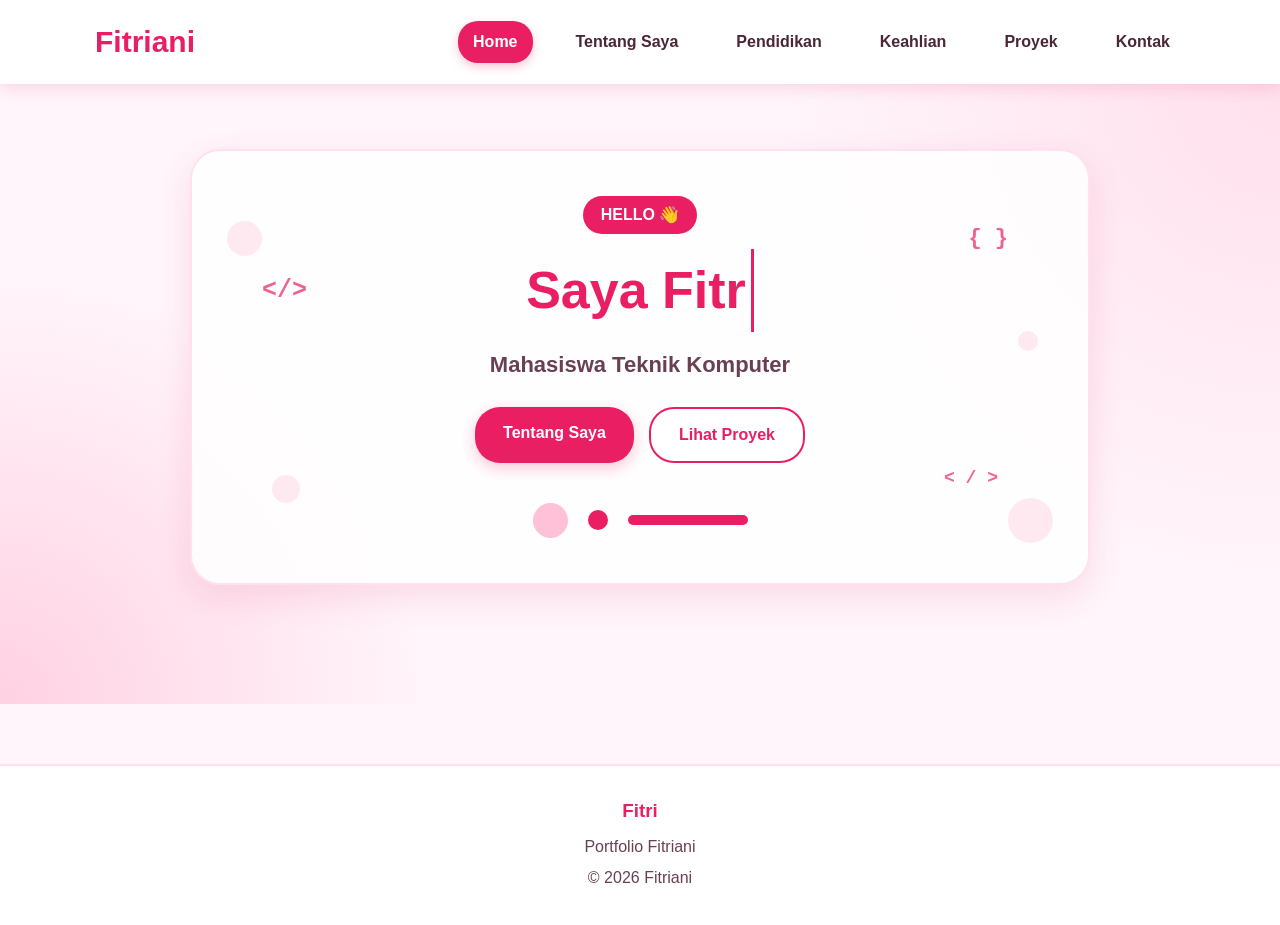
<file: index.html>
<!DOCTYPE html>
<html lang="id">

<head>

    <meta charset="UTF-8">

    <meta name="viewport"
          content="width=device-width, initial-scale=1.0">

    <title>Home | Fitriani</title>

    <link rel="stylesheet" href="style.css">

</head>

<body>

    <!-- NAVBAR -->

    <header>

        <nav class="navbar">

            <div class="logo">
                Fitriani
            </div>

            <ul class="nav-menu">

                <li>
                    <a href="index.html" class="active">
                        Home
                    </a>
                </li>

                <li>
                    <a href="tentang.html">
                        Tentang Saya
                    </a>
                </li>

                <li>
                    <a href="pendidikan.html">
                        Pendidikan
                    </a>
                </li>

                <li>
                    <a href="keahlian.html">
                        Keahlian
                    </a>
                </li>

                <li>
                    <a href="proyek.html">
                        Proyek
                    </a>
                </li>

                <li>
                    <a href="kontak.html">
                        Kontak
                    </a>
                </li>

            </ul>

        </nav>

    </header>


    <!-- HOME -->

    <main>

        <section class="hero">

            <div class="hero-content">

                <!-- ANIMASI BUBBLE & CODING -->

                <div class="floating-animation">

                    <div class="bubble bubble-1"></div>
                    <div class="bubble bubble-2"></div>
                    <div class="bubble bubble-3"></div>
                    <div class="bubble bubble-4"></div>

                    <div class="coding coding-1">
                        &lt;/&gt;
                    </div>

                    <div class="coding coding-2">
                        { }
                    </div>

                    <div class="coding coding-3">
                        &lt; / &gt;
                    </div>

                </div>


                <p class="small-title">
                    HELLO 👋
                </p>


                <!-- NAMA -->

                <h1>
                    <span id="typing-text"></span>
                </h1>


                <p class="hero-description">
                    Mahasiswa Teknik Komputer
                </p>


                <div class="hero-buttons">

                    <a href="tentang.html"
                       class="btn primary">
                        Tentang Saya
                    </a>

                    <a href="proyek.html"
                       class="btn secondary">
                        Lihat Proyek
                    </a>

                </div>


                <div class="hero-decoration">

                    <div class="circle circle-one"></div>

                    <div class="circle circle-two"></div>

                    <div class="code-box">
                    </div>

                </div>

            </div>

        </section>

    </main>


    <!-- FOOTER -->

    <footer>

        <h3>
            Fitri
        </h3>

        <p>
            Portfolio Fitriani
        </p>

        <p>
            © 2026 Fitriani
        </p>

    </footer>


    <script src="script.js"></script>

</body>

</html>
</file>
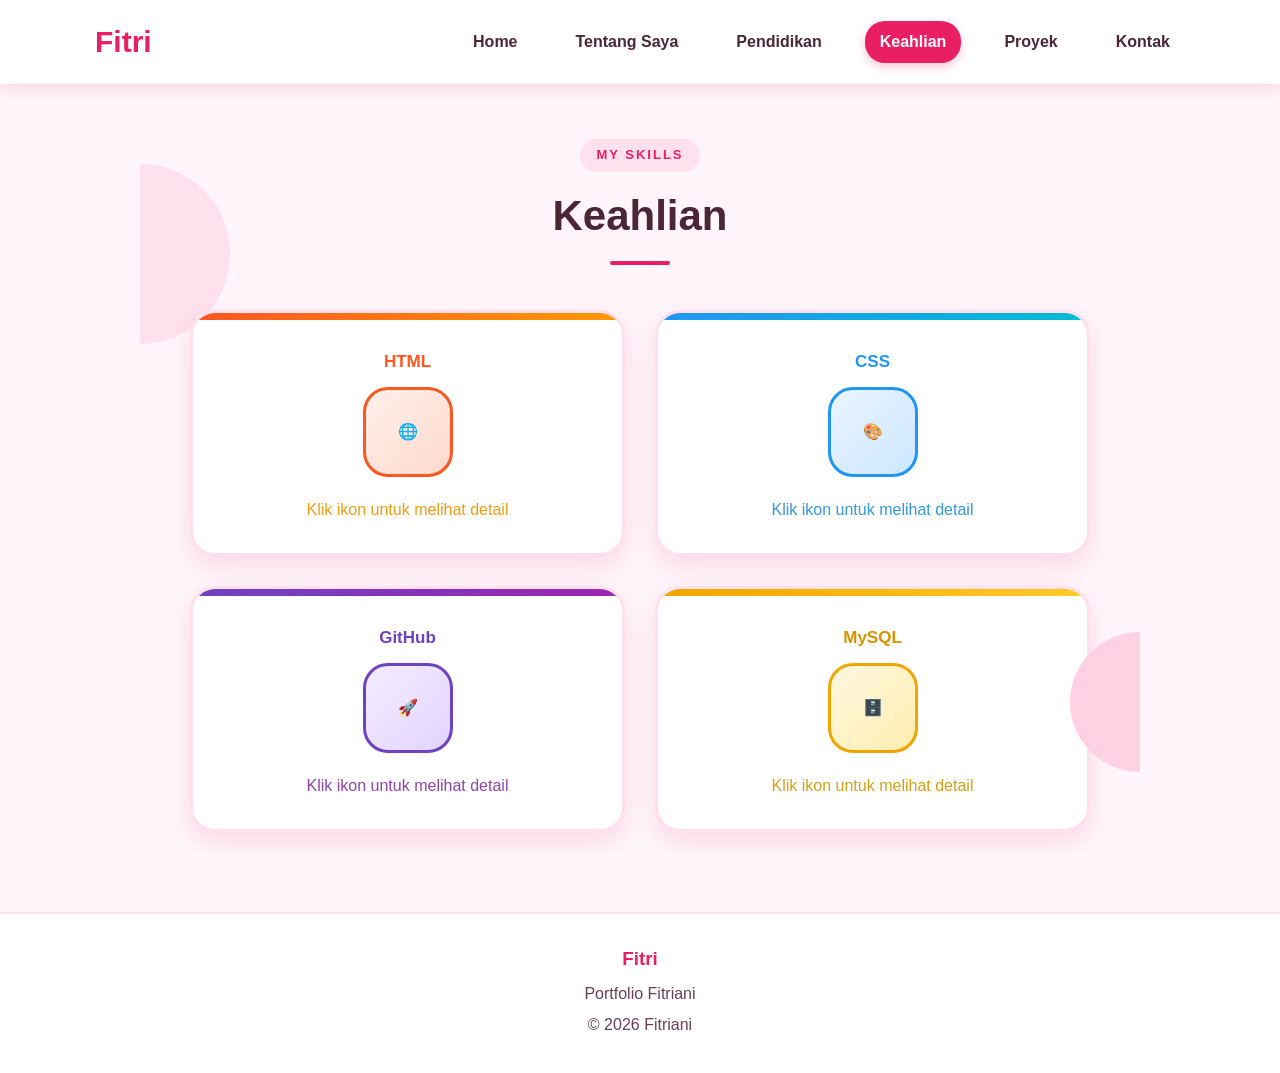
<file: keahlian.html>
<!DOCTYPE html>

<html lang="id">

<head>

    <meta charset="UTF-8">

    <meta name="viewport"
          content="width=device-width, initial-scale=1.0">

    <title>Keahlian | Fitriani</title>

    <link rel="stylesheet" href="style.css">

</head>

<body>

<script src="script.js"></script>

<!-- NAVBAR -->

<header>

    <nav class="navbar">

        <div class="logo">
            Fitri
        </div>

        <ul class="nav-menu">

            <li>
                <a href="index.html">
                    Home
                </a>
            </li>

            <li>
                <a href="tentang.html">
                    Tentang Saya
                </a>
            </li>

            <li>
                <a href="pendidikan.html">
                    Pendidikan
                </a>
            </li>

            <li>
                <a href="keahlian.html" class="active">
                    Keahlian
                </a>
            </li>

            <li>
                <a href="proyek.html">
                    Proyek
                </a>
            </li>

            <li>
                <a href="kontak.html">
                    Kontak
                </a>
            </li>

        </ul>

    </nav>

</header>

<!-- KEAHLIAN -->

<main>

    <section class="page-section">

        <div class="section-title">

            <p>MY SKILLS</p>

            <h1>Keahlian</h1>

            <div class="skill-intro">
            </div>

        </div>


        <div class="skills-container">


            <!-- HTML -->

            <div class="skill-card">

                <div class="skill-title">
                    HTML
                </div>

                <div class="skill-icon" onclick="toggleSkill(this)">
                    🌐
                </div>

                <div class="skill-hint html-hint">
                    Klik ikon untuk melihat detail
                </div>

                <div class="skill-content">

                    <div class="skill-name">

                        <h3>HTML</h3>

                        <span>20%</span>

                    </div>

                    <div class="skill-bar">

                        <div class="skill-progress html">
                        </div>

                    </div>

                    <p>
                        Memahami dasar HTML untuk membuat
                        struktur halaman website.
                    </p>

                </div>

            </div>


            <!-- CSS -->

            <div class="skill-card">

                <div class="skill-title">
                    CSS
                </div>

                <div class="skill-icon" onclick="toggleSkill(this)">
                    🎨
                </div>

                <div class="skill-hint css-hint">
                    Klik ikon untuk melihat detail
                </div>

                <div class="skill-content">

                    <div class="skill-name">

                        <h3>CSS</h3>

                        <span>20%</span>

                    </div>

                    <div class="skill-bar">

                        <div class="skill-progress css">
                        </div>

                    </div>

                    <p>
                        Memahami dasar CSS untuk mengatur
                        tampilan dan desain website.
                    </p>

                </div>

            </div>


            <!-- GITHUB -->

            <div class="skill-card">

                <div class="skill-title">
                    GitHub
                </div>

                <div class="skill-icon" onclick="toggleSkill(this)">
                    🚀
                </div>

                <div class="skill-hint github-hint">
                    Klik ikon untuk melihat detail
                </div>

                <div class="skill-content">

                    <div class="skill-name">

                        <h3>GitHub</h3>

                        <span>20%</span>

                    </div>

                    <div class="skill-bar">

                        <div class="skill-progress github">
                        </div>

                    </div>

                    <p>
                        Memahami dasar penggunaan GitHub
                        untuk menyimpan dan mengelola project.
                    </p>

                </div>

            </div>


            <!-- MYSQL -->

            <div class="skill-card">

                <div class="skill-title">
                    MySQL
                </div>

                <div class="skill-icon" onclick="toggleSkill(this)">
                    🗄️
                </div>

                <div class="skill-hint mysql-hint">
                    Klik ikon untuk melihat detail
                </div>

                <div class="skill-content">

                    <div class="skill-name">

                        <h3>MySQL</h3>

                        <span>20%</span>

                    </div>

                    <div class="skill-bar">

                        <div class="skill-progress mysql">
                        </div>

                    </div>

                    <p>
                        Memahami dasar MySQL untuk membuat
                        dan mengelola database sederhana.
                    </p>

                </div>

            </div>


        </div>

    </section>

</main>

<!-- FOOTER -->

<footer>

    <h3>
        Fitri
    </h3>

    <p>
        Portfolio Fitriani
    </p>

    <p>
        © 2026 Fitriani
    </p>

</footer>

<script src="script.js"></script>

</body>

</html>
</file>
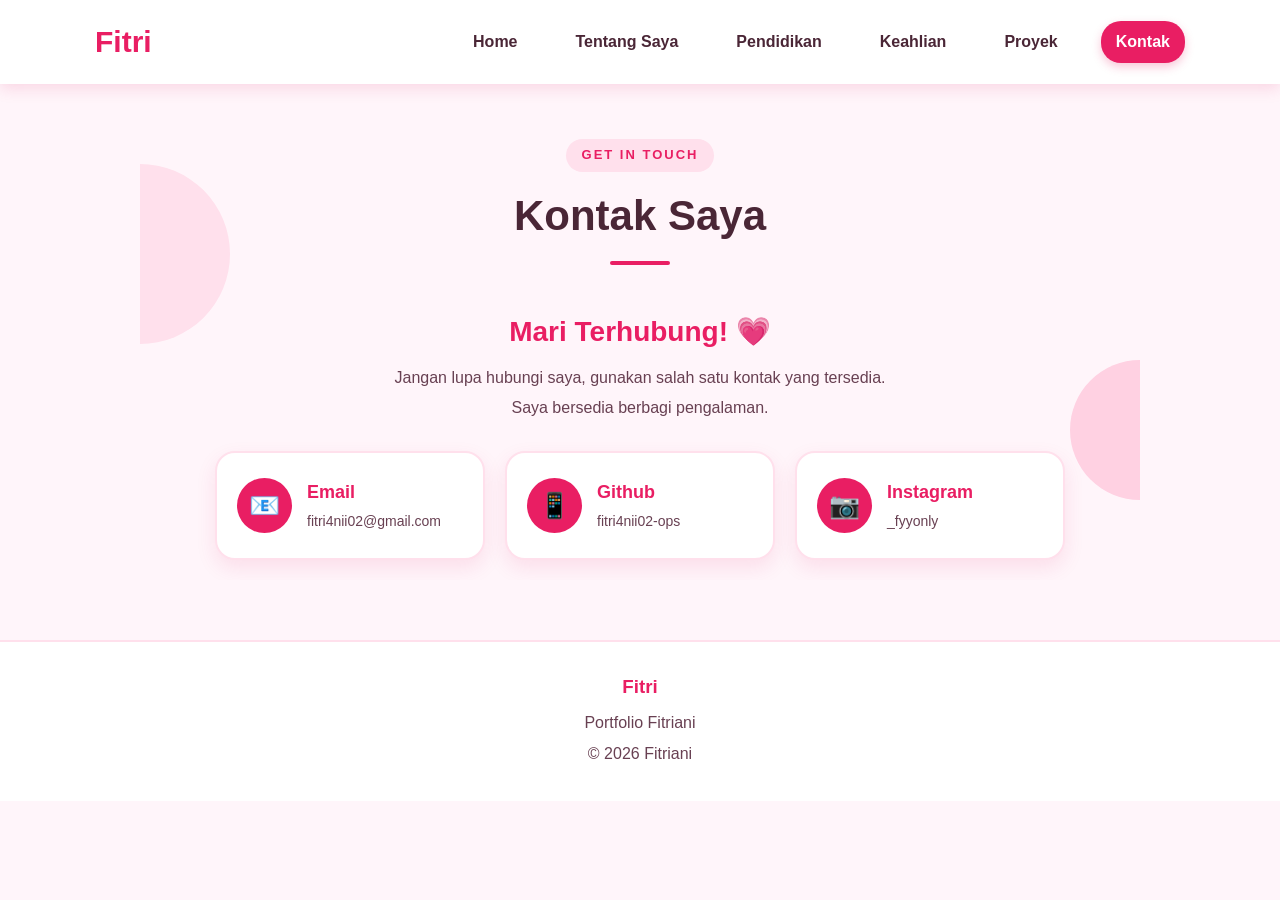
<file: kontak.html>
<!DOCTYPE html>
<html lang="id">

<head>

    <meta charset="UTF-8">

    <meta name="viewport"
          content="width=device-width, initial-scale=1.0">

    <title>Kontak | Fitriani</title>

    <link rel="stylesheet" href="style.css">

</head>

<body>

    <!-- NAVBAR -->

    <header>

        <nav class="navbar">

            <div class="logo">
                Fitri
            </div>

            <ul class="nav-menu">

                <li>
                    <a href="index.html">
                        Home
                    </a>
                </li>

                <li>
                    <a href="tentang.html">
                        Tentang Saya
                    </a>
                </li>

                <li>
                    <a href="pendidikan.html">
                        Pendidikan
                    </a>
                </li>

                <li>
                    <a href="keahlian.html">
                        Keahlian
                    </a>
                </li>

                <li>
                    <a href="proyek.html">
                        Proyek
                    </a>
                </li>

                <li>
                    <a href="kontak.html" class="active">
                        Kontak
                    </a>
                </li>

            </ul>

        </nav>

    </header>


    <!-- KONTAK -->

    <main>

        <section class="page-section">

            <div class="section-title">

                <p>GET IN TOUCH</p>

                <h1>Kontak Saya</h1>

            </div>


            <div class="contact-container">

                <!-- PESAN -->

                <div class="contact-intro">

                    <h2>
                        Mari Terhubung! 💗
                    </h2>

                    <p>
                        Jangan lupa hubungi saya,
                        gunakan salah satu
                        kontak yang tersedia.
                    </p>

                    <p>
                        Saya bersedia berbagi pengalaman.
                    </p>

                </div>


                <!-- INFORMASI KONTAK -->

                <div class="contact-card">


                    <!-- EMAIL -->

                    <div class="contact-item">

                        <a href="https://mail.google.com/mail/?view=cm&to=fitri4nii02@gmail.com"
                           target="_blank"
                           class="contact-icon">

                            📧

                        </a>

                        <div>

                            <h3>
                                Email
                            </h3>

                            <p>
                                fitri4nii02@gmail.com
                            </p>

                        </div>

                    </div>


                    <!-- GITHUB -->

                    <div class="contact-item">

                        <a href="https://github.com/fitri4nii02-ops/Portfolio_Fitriani.github.io"
                           target="_blank"
                           class="contact-icon">

                            📱

                        </a>

                        <div>

                            <h3>
                                Github
                            </h3>

                            <p>
                                fitri4nii02-ops
                            </p>

                        </div>

                    </div>


                    <!-- INSTAGRAM -->

                    <div class="contact-item">

                        <a href="https://www.instagram.com/_fyyonly"
                           target="_blank"
                           class="contact-icon">

                            📷

                        </a>

                        <div>

                            <h3>
                                Instagram
                            </h3>

                            <p>
                                _fyyonly
                            </p>

                        </div>

                    </div>


                </div>

            </div>

        </section>

    </main>


    <!-- FOOTER -->

    <footer>

        <h3>
            Fitri
        </h3>

        <p>
            Portfolio Fitriani
        </p>

        <p>
            © 2026 Fitriani
        </p>

    </footer>


    <!-- JAVASCRIPT -->

    <script src="script.js"></script>

</body>

</html>
</file>
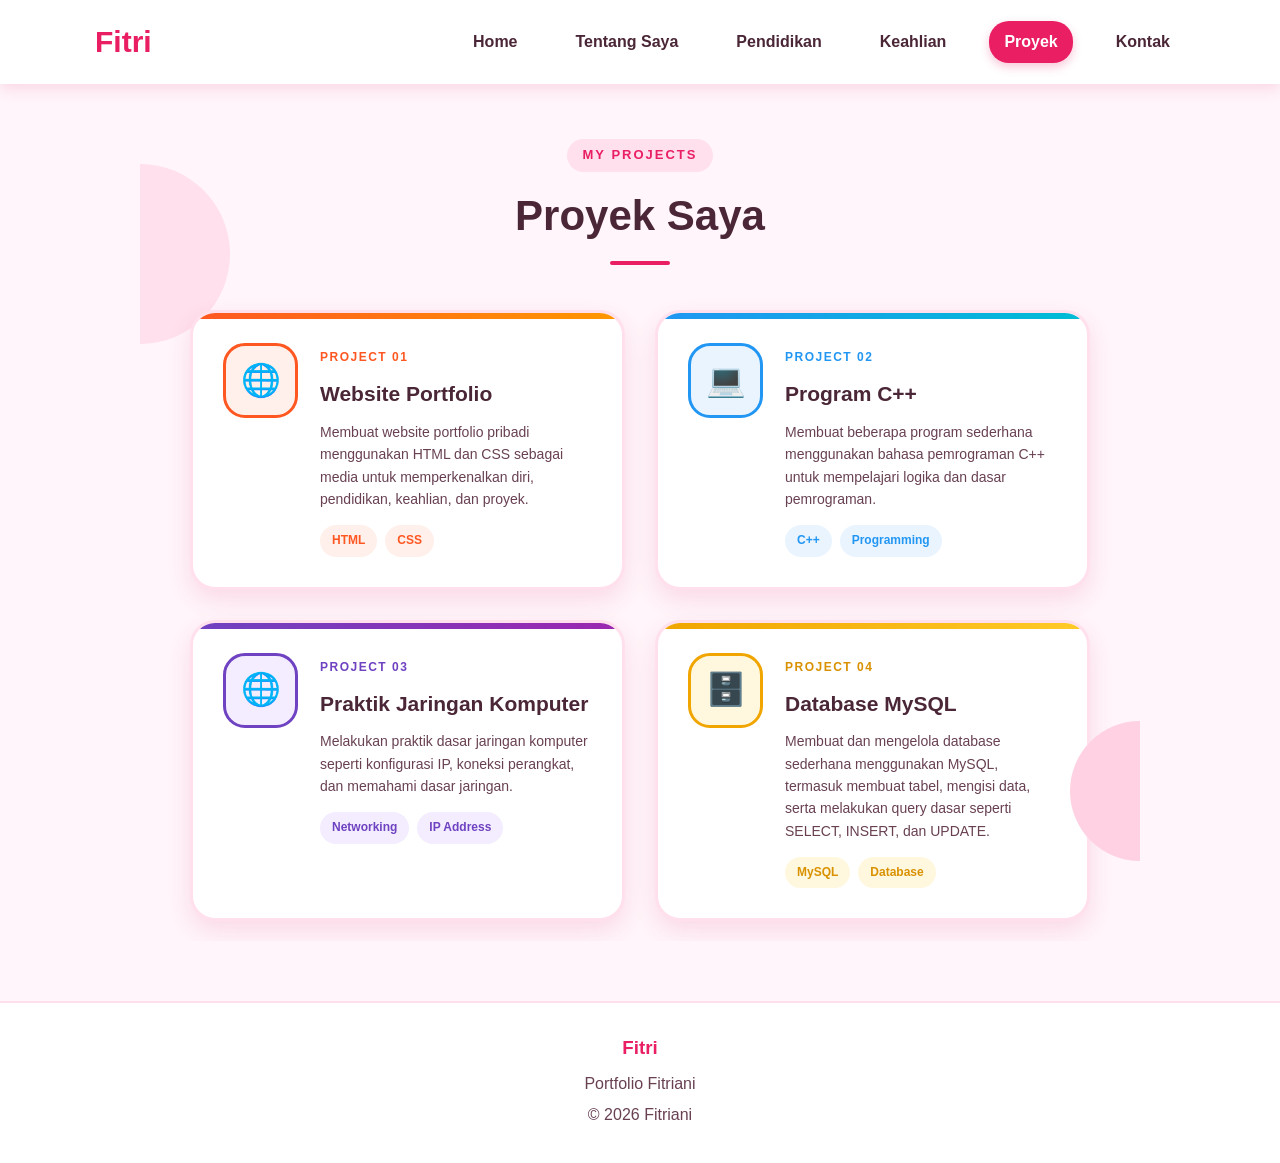
<file: proyek.html>
<!DOCTYPE html>
<html lang="id">

<head>

    <meta charset="UTF-8">

    <meta name="viewport"
        content="width=device-width, initial-scale=1.0">

    <title>Proyek | Fitriani</title>

    <link rel="stylesheet" href="style.css">

</head>

<script src="script.js"></script>

<body>

    <!-- NAVBAR -->
    <header>

        <nav class="navbar">

            <div class="logo">
                Fitri
            </div>

            <ul class="nav-menu">

                <li>
                    <a href="index.html">Home</a>
                </li>

                <li>
                    <a href="tentang.html">Tentang Saya</a>
                </li>

                <li>
                    <a href="pendidikan.html">Pendidikan</a>
                </li>

                <li>
                    <a href="keahlian.html">Keahlian</a>
                </li>

                <li>
                    <a href="proyek.html" class="active">Proyek</a>
                </li>

                <li>
                    <a href="kontak.html">Kontak</a>
                </li>

            </ul>

        </nav>

    </header>


    <!-- PROYEK -->
    <main>

        <section class="page-section">

            <div class="section-title">

                <p>MY PROJECTS</p>

                <h1>Proyek Saya</h1>

            </div>


            <div class="project-container">


                <!-- PROJECT 1 -->
                <div class="project-card">

                    <div class="project-icon">
                        🌐
                    </div>

                    <div class="project-content">

                        <span class="project-number">
                            PROJECT 01
                        </span>

                        <h2>
                            Website Portfolio
                        </h2>

                        <p>
                            Membuat website portfolio pribadi
                            menggunakan HTML dan CSS sebagai
                            media untuk memperkenalkan diri,
                            pendidikan, keahlian, dan proyek.
                        </p>

                        <div class="project-tech">

                            <span onclick="tampilContoh('html')">
                                HTML
                            </span>

                            <span onclick="tampilContoh('css')">
                                CSS
                            </span>

                        </div>

                    </div>

                </div>


                <!-- PROJECT 2 -->
                <div class="project-card">

                    <div class="project-icon">
                        💻
                    </div>

                    <div class="project-content">

                        <span class="project-number">
                            PROJECT 02
                        </span>

                        <h2>
                            Program C++
                        </h2>

                        <p>
                            Membuat beberapa program sederhana
                            menggunakan bahasa pemrograman C++
                            untuk mempelajari logika dan dasar
                            pemrograman.
                        </p>

                        <div class="project-tech">

                            <span onclick="tampilContoh('cpp')">
                                C++
                            </span>

                            <span onclick="tampilContoh('programming')">
                                Programming
                            </span>

                        </div>

                    </div>

                </div>


                <!-- PROJECT 3 -->
                <div class="project-card">

                    <div class="project-icon">
                        🌐
                    </div>

                    <div class="project-content">

                        <span class="project-number">
                            PROJECT 03
                        </span>

                        <h2>
                            Praktik Jaringan Komputer
                        </h2>

                        <p>
                            Melakukan praktik dasar jaringan
                            komputer seperti konfigurasi IP,
                            koneksi perangkat, dan memahami
                            dasar jaringan.
                        </p>

                        <div class="project-tech">

                            <span onclick="tampilContoh('networking')">
                                Networking
                            </span>

                            <span onclick="tampilContoh('ip')">
                                IP Address
                            </span>

                        </div>

                    </div>

                </div>


                <!-- PROJECT 4 -->
                <div class="project-card">

                    <div class="project-icon">
                        🗄️
                    </div>

                    <div class="project-content">

                        <span class="project-number">
                            PROJECT 04
                        </span>

                        <h2>
                            Database MySQL
                        </h2>

                        <p>
                            Membuat dan mengelola database sederhana
                            menggunakan MySQL, termasuk membuat tabel,
                            mengisi data, serta melakukan query dasar
                            seperti SELECT, INSERT, dan UPDATE.
                        </p>

                        <div class="project-tech">

                            <span onclick="tampilContoh('mysql')">
                                MySQL
                            </span>

                            <span onclick="tampilContoh('database')">
                                Database
                            </span>

                        </div>

                    </div>

                </div>

            </div>

        </section>

    </main>


    <!-- POPUP CONTOH -->
    <div id="contohModal" class="contoh-modal">

        <div class="contoh-box">

            <button class="close-contoh"
                onclick="tutupContoh()">
                ×
            </button>

            <h2 id="contohJudul">
                Contoh
            </h2>

            <p id="contohDeskripsi">
                Contoh program
            </p>

            <pre><code id="contohKode"></code></pre>

        </div>

    </div>


    <!-- FOOTER -->
    <footer>

        <h3>
            Fitri
        </h3>

        <p>
            Portfolio Fitriani
        </p>

        <p>
            © 2026 Fitriani
        </p>

    </footer>


    <script src="script.js"></script>

</body>

</html>
</file>
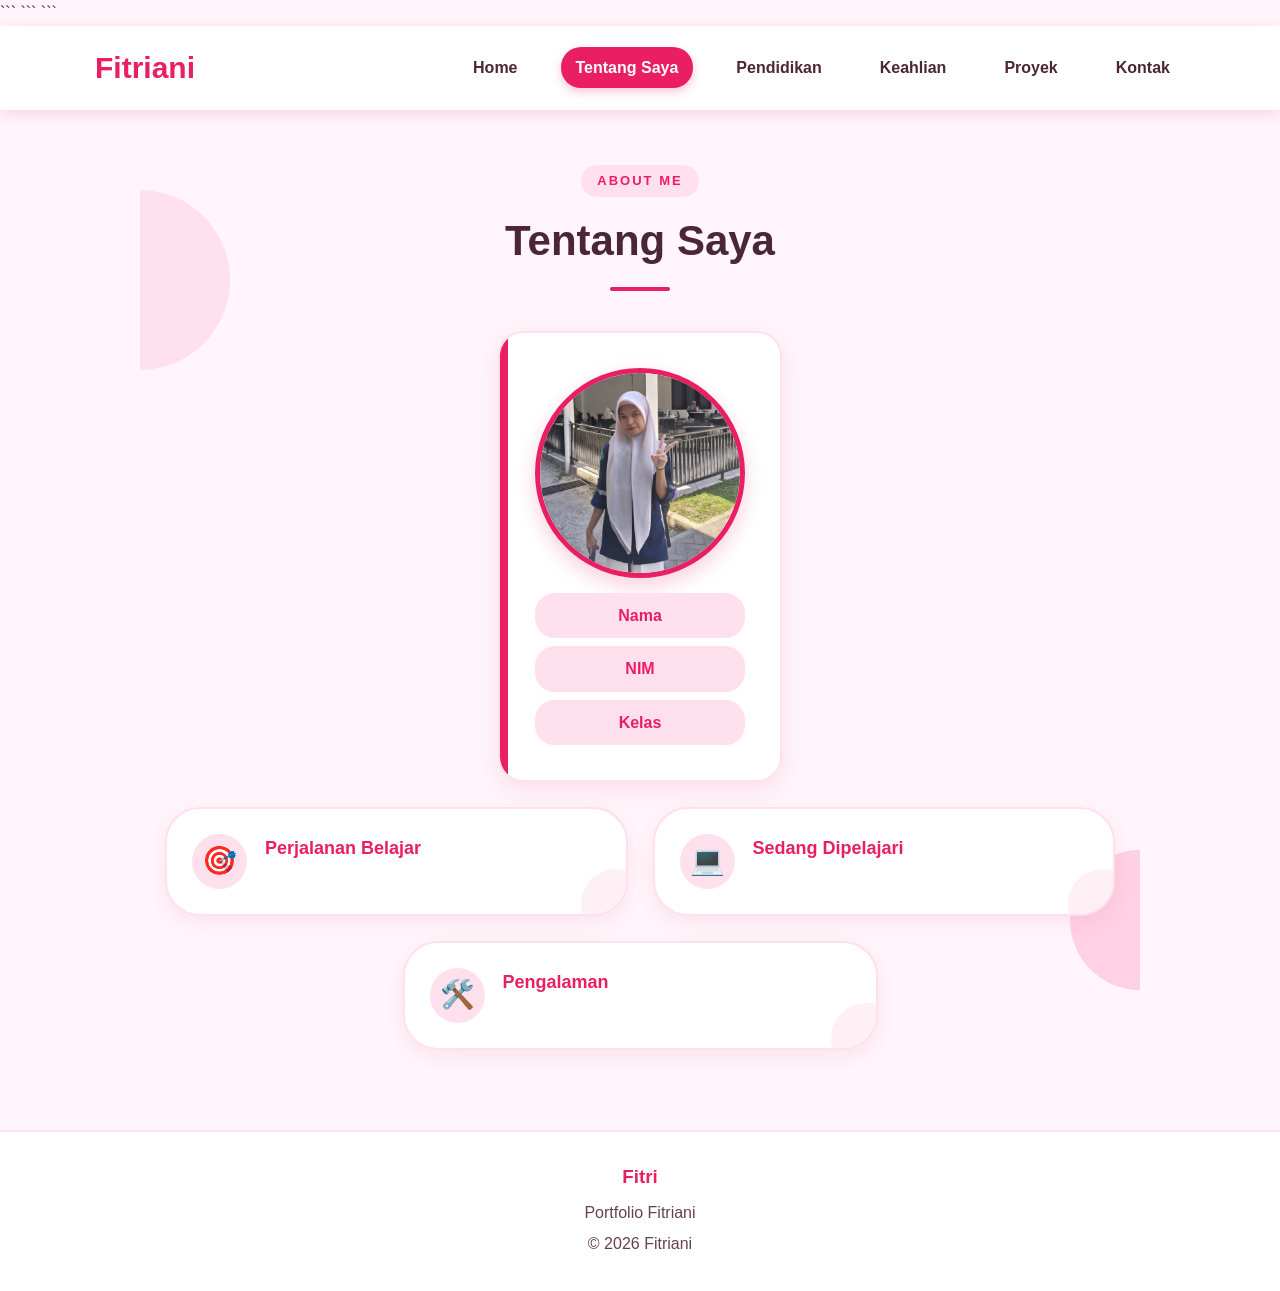
<file: tentang.html>
<!DOCTYPE html>

<html lang="id">

<head>

```
<meta charset="UTF-8">

<meta name="viewport"
      content="width=device-width, initial-scale=1.0">

<title>Tentang Saya | Fitriani</title>

<link rel="stylesheet" href="style.css">
```

</head>

<body>

```
<!-- NAVBAR -->

<header>

    <nav class="navbar">

        <div class="logo">
            Fitriani
        </div>

        <ul class="nav-menu">

            <li>
                <a href="index.html">
                    Home
                </a>
            </li>

            <li>
                <a href="tentang.html"
                   class="active">
                    Tentang Saya
                </a>
            </li>

            <li>
                <a href="pendidikan.html">
                    Pendidikan
                </a>
            </li>

            <li>
                <a href="keahlian.html">
                    Keahlian
                </a>
            </li>

            <li>
                <a href="proyek.html">
                    Proyek
                </a>
            </li>

            <li>
                <a href="kontak.html">
                    Kontak
                </a>
            </li>

        </ul>

    </nav>

</header>


<!-- TENTANG SAYA -->

<main>

    <section class="page-section">

        <div class="section-title">

            <p>ABOUT ME</p>

            <h1>Tentang Saya</h1>

        </div>


        <!-- KARTU UTAMA -->

        <div class="about-main-card">

            <div class="about-photo">

                <img src="images/foto-fitri.jpg"
                     alt="Foto Fitriani">


                <!-- DATA DIRI -->

                <div class="about-identity">

                    <!-- TOMBOL NAMA -->

                    <div class="identity-item"
                         onclick="tampilNama()">

                        <h3>Nama</h3>

                    </div>


                    <!-- TOMBOL NIM -->

                    <div class="identity-item"
                         onclick="tampilNim()">

                        <h3>NIM</h3>

                    </div>


                    <!-- TOMBOL KELAS -->

                    <div class="identity-item"
                         onclick="tampilKelas()">

                        <h3>Kelas</h3>

                    </div>

                </div>

            </div>

        </div>


        <!-- KARTU INFORMASI -->

        <div class="about-highlights">


            <!-- PERJALANAN BELAJAR -->

            <div class="about-highlight-item">

                <div class="about-highlight-icon"
                     onclick="tampilTujuan()">

                    🎯

                </div>

                <div class="about-highlight-text">

                    <h3>Perjalanan Belajar</h3>

                </div>

            </div>


            <!-- SEDANG DIPELAJARI -->

            <div class="about-highlight-item">

                <div class="about-highlight-icon"
                     onclick="tampilCoding()">

                    💻

                </div>

                <div class="about-highlight-text">

                    <h3>Sedang Dipelajari</h3>

                </div>

            </div>


            <!-- PENGALAMAN -->

            <div class="about-highlight-item">

                <div class="about-highlight-icon"
                     onclick="tampilPengalaman()">

                    🛠️

                </div>

                <div class="about-highlight-text">

                    <h3>Pengalaman</h3>

                </div>

            </div>


        </div>


        <!-- POPUP NAMA -->

        <div class="coding-modal"
             id="namaModal">

            <div class="coding-box">

                <button class="coding-close" 
        onclick="tutupNama()">

    ×

</button>

                </button>

                <h2>
                    Fitriani
                </h2>

            </div>

        </div>


        <!-- POPUP NIM -->

        <div class="coding-modal"
             id="nimModal">

            <div class="coding-box">

                <button class="coding-close"
                        onclick="tutupNim()">

                    ×

                </button>

                <h2>
                    250210500005
                </h2>

            </div>

        </div>


        <!-- POPUP KELAS -->

        <div class="coding-modal"
             id="kelasModal">

            <div class="coding-box">

                <button class="coding-close"
                        onclick="tutupKelas()">

                    ×

                </button>

                <h2>
                    Tekom D 25
                </h2>

            </div>

        </div>


        <!-- POPUP CONTOH CODING -->

        <div class="coding-modal"
             id="codingModal">

            <div class="coding-box">

                <button class="coding-close"
                        onclick="tutupCoding()">

                    ×

                </button>

                <h2>💻 Contoh Coding</h2>

                <p>
                    Beberapa contoh codingan yang sedang saya pelajari:
                </p>


                <div class="coding-list">


                    <div class="coding-item">

                        <h3>HTML</h3>

                        <pre><code>&lt;h1&gt;Hello World&lt;/h1&gt;</code></pre>

                    </div>


                    <div class="coding-item">

                        <h3>CSS</h3>

                        <pre><code>body { background: pink; }</code></pre>

                    </div>


                    <div class="coding-item">

                        <h3>Java</h3>

                        <pre><code>System.out.println("Hello World");</code></pre>

                    </div>


                    <div class="coding-item">

                        <h3>JavaScript</h3>

                        <pre><code>document.write("Hello World");</code></pre>

                    </div>


                    <div class="coding-item">

                        <h3>PHP</h3>

                        <pre><code>&lt;?php
```

echo "Hello World";
?></code></pre>


                    </div>


                    <div class="coding-item">

                        <h3>Python</h3>

                        <pre><code>print("Hello World")</code></pre>

                    </div>


                </div>

            </div>

        </div>


        <!-- POPUP PERJALANAN BELAJAR -->

        <div class="coding-modal"
             id="tujuanModal">

            <div class="coding-box">

                <button class="coding-close"
                        onclick="tutupTujuan()">

                    ×

                </button>

                <h2>🎯 Perjalanan Belajar</h2>

                <div class="coding-list">

                    <div class="coding-item">

                        <h3>🌱 Awal Belajar</h3>

                        <p>
                          Pada saat saya memasuki dunia IT, banyak hal yang saya pelajari. Awalnya, semuanya terasa susah dan membingungkan, tapi saya terus mencoba untuk memahaminya. Semoga ke depannya saya bisa terus belajar dan menjadi lebih baik.


                        </p>

                    </div>


                    <div class="coding-item">

                        <h3>💻 Mulai Mencoba</h3>

                        <p>
                          Saya mulai mencoba membiasakan diri dengan berbagai tugas yang ada. Walaupun terkadang masih merasa kesulitan, saya tetap berusaha menyelesaikannya dan belajar dari setiap tugas yang diberikan.

                        </p>

                    </div>


                    <div class="coding-item">

                        <h3>🛠️ Membuat Proyek</h3>

                        <p>
                            Dari beberapa proyek yang sudah saya kerjakan, ternyat cukup sulit. Tapi dari situ saya jadi lebih banyak belajar dan mencoba.


                        </p>

                    </div>


                    <div class="coding-item">

                        <h3>🚀 Ke Depannya</h3>

                        <p>
                            Untuk ke depannya, saya akan terus belajar dan mencoba, karena saya yakin hasil yang besar berawal dari langkah-langkah kecil.

                        </p>

                    </div>

                </div>

            </div>

        </div>


        <!-- POPUP PENGALAMAN -->

        <div class="coding-modal"
             id="pengalamanModal">

            <div class="coding-box">

                <button class="coding-close"
                        onclick="tutupPengalaman()">

                    ×

                </button>

                <h2>🛠️ Pengalaman</h2>

                <div class="coding-list">


                    <div class="coding-item">

                        <h3>🌐 Membuat Website</h3>

                        <p>
                            Membuat website sederhana menggunakan HTML, CSS, dan JavaScript.
                        </p>

                    </div>


                    <div class="coding-item">

                        <h3>💻 Latihan Pemrograman</h3>

                        <p>
                            Mengerjakan latihan pemrograman menggunakan Java dan JavaScript.
                        </p>

                    </div>


                    <div class="coding-item">

                        <h3>🗄️ Database</h3>

                        <p>
                            Mempelajari database dan PHP.
                        </p>

                    </div>


                    <div class="coding-item">

                        <h3>📚 Tugas Kuliah</h3>

                        <p>
                            Mengerjakan tugas dan proyek sederhana dalam perkuliahan.
                        </p>

                    </div>


                </div>

            </div>

        </div>


    </section>

</main>


<!-- FOOTER -->

<footer>

    <h3>Fitri</h3>

    <p>
        Portfolio Fitriani
    </p>

    <p>
        © 2026 Fitriani
    </p>

</footer>


<script src="script.js"></script>


</body>

</html>
</file>
<file: style.css>
/* ========================= 
   DASAR WEBSITE 
========================= */ 
 
* { 
    margin: 0; 
    padding: 0; 
    box-sizing: border-box; 
} 
 
html { 
    scroll-behavior: smooth; 
} 
 
body { 
    font-family: Arial, sans-serif; 
    background: #fff5fa; 
    color: #4a2636; 
    line-height: 1.6; 
} 
 
 
/* ========================= 
   NAVBAR 
========================= */ 
 
header { 
    width: 100%; 
    background: #ffffff; 
    box-shadow: 0 4px 15px rgba(216, 27, 96, 0.15); 
    position: relative; 
    z-index: 1000; 
} 
 
.navbar { 
    max-width: 1150px; 
    margin: 0 auto; 
    padding: 18px 30px; 
    display: flex; 
    align-items: center; 
    justify-content: space-between; 
} 
 
.logo { 
    font-size: 30px; 
    font-weight: bold; 
    color: #e91e63; 
} 
 
.nav-menu { 
    display: flex; 
    align-items: center; 
    gap: 28px; 
    list-style: none; 
} 
 
.nav-menu li { 
    list-style: none; 
} 
 
.nav-menu a { 
    display: block; 
    padding: 8px 15px; 
    text-decoration: none; 
    color: #4a2636; 
    font-weight: 600; 
    border-radius: 20px; 
    transition: 0.3s ease; 
} 
 
.nav-menu a:hover { 
    color: #e91e63; 
    background: #ffe0ec; 
} 
 
.nav-menu a.active { 
    color: #ffffff; 
    background: #e91e63; 
    font-weight: bold; 
    box-shadow: 0 4px 10px rgba(233, 30, 99, 0.25); 
} 
 
 
/* ========================= 
   FOOTER 
========================= */ 
 
footer { 
    text-align: center; 
    padding: 30px 20px; 
    margin-top: 60px; 
    background: #ffffff; 
    border-top: 2px solid #ffe0ec; 
    color: #684052; 
} 
 
footer h3 { 
    color: #e91e63; 
    margin-bottom: 8px; 
} 
 
footer p { 
    margin: 5px 0; 
} 
 
 
/* ========================= 
   RIWAYAT PENDIDIKAN 
========================= */ 
 
.pendidikan-section { 
    max-width: 1000px; 
    margin: 45px auto 0; 
    padding: 0 25px; 
    text-align: center; 
} 
 
.pendidikan-section h1 { 
    font-size: 38px; 
    color: #e91e63; 
    margin-bottom: 10px; 
} 
 
.pendidikan-section > p { 
    color: #684052; 
    margin-bottom: 35px; 
} 
 
.sekolah-list { 
    width: 100%; 
    max-width: 850px; 
    margin: 0 auto; 
} 
 
.sekolah-item { 
    width: 100%; 
    min-height: 105px; 
    display: flex; 
    align-items: center; 
    text-align: left; 
    gap: 20px; 
    padding: 20px 25px; 
    margin: 0 auto 20px; 
    background: #ffffff; 
    border: 2px solid #ffd0e0; 
    border-radius: 18px; 
    box-shadow: 0 7px 20px rgba(216, 27, 96, 0.12); 
    cursor: pointer; 
    transition: 0.3s ease; 
} 
 
.sekolah-item:hover { 
    background: #ffe0ec; 
    border-color: #e91e63; 
    transform: translateY(-5px); 
    box-shadow: 0 10px 25px rgba(216, 27, 96, 0.20); 
} 
 
.sekolah-logo { 
    width: 65px; 
    height: 65px; 
    display: flex; 
    align-items: center; 
    justify-content: center; 
    flex-shrink: 0; 
    background: #e91e63; 
    color: white; 
    border-radius: 50%; 
    font-size: 32px; 
} 
 
.sekolah-info { 
    flex: 1; 
} 
 
/* TULISAN KECIL TK / SD / SMP / SMA DIHILANGKAN */ 
 
.sekolah-info span { 
    display: none; 
} 
 
.sekolah-info h3 { 
    color: #4a2636; 
    margin: 0; 
    font-size: 19px; 
} 
 
 
/* ========================= 
   MODAL PENDIDIKAN 
========================= */ 
 
.modal-overlay { 
    display: none; 
    position: fixed; 
    inset: 0; 
    background: rgba(74, 38, 54, 0.70); 
    align-items: center; 
    justify-content: center; 
    z-index: 2000; 
    padding: 20px; 
} 
 
.modal-overlay.show { 
    display: flex; 
} 
 
.modal-box { 
    position: relative; 
    width: 90%; 
    max-width: 650px; 
    padding: 30px; 
    background: #ffffff; 
    border-radius: 20px; 
    text-align: center; 
    box-shadow: 0 15px 40px rgba(0, 0, 0, 0.25); 
} 
 
.modal-box h2 { 
    color: #e91e63; 
    margin-bottom: 20px; 
} 
 
.modal-box img { 
    display: block; 
    width: 100%; 
    max-height: 500px; 
    object-fit: contain; 
    border-radius: 12px; 
} 
 
.modal-close { 
    position: absolute; 
    top: 8px; 
    right: 15px; 
    border: none; 
    background: none; 
    color: #e91e63; 
    font-size: 32px; 
    cursor: pointer; 
} 
 
 
/* ========================= 
   KEAHLIAN 
========================= */ 
 
.skills-container { 
    max-width: 1000px; 
    margin: 45px auto 0; 
    padding: 0 25px; 
    display: grid; 
    grid-template-columns: repeat(2, 1fr); 
    gap: 30px; 
} 
 
.skill-card { 
    position: relative; 
    background: #ffffff; 
    padding: 30px 25px; 
    border-radius: 25px; 
    text-align: center; 
    border: 3px solid #ffe0ec; 
    box-shadow: 0 10px 25px rgba(216, 27, 96, 0.12); 
    transition: 0.4s ease; 
    overflow: hidden; 
} 
 
.skill-card::before { 
    content: ""; 
    position: absolute; 
    top: 0; 
    left: 0; 
    width: 100%; 
    height: 7px; 
} 
 
.skill-card:nth-child(1)::before { 
    background: linear-gradient(90deg, #ff5722, #ff9800); 
} 
 
.skill-card:nth-child(2)::before { 
    background: linear-gradient(90deg, #2196f3, #00bcd4); 
} 
 
.skill-card:nth-child(3)::before { 
    background: linear-gradient(90deg, #6f42c1, #9c27b0); 
} 
 
.skill-card:nth-child(4)::before { 
    background: linear-gradient(90deg, #f0a500, #ffca28); 
} 
 
.skill-card:hover { 
    transform: translateY(-8px); 
    box-shadow: 0 16px 35px rgba(216, 27, 96, 0.18); 
} 
 
 
/* ========================= 
   JUDUL SKILL DI ATAS IKON 
========================= */ 
 
.skill-title { 
    margin-top: 5px; 
    margin-bottom: 12px; 
    font-size: 17px; 
    font-weight: bold; 
} 
 
.skill-card:nth-child(1) .skill-title { 
    color: #ff5722; 
} 
 
.skill-card:nth-child(2) .skill-title { 
    color: #2196f3; 
} 
 
.skill-card:nth-child(3) .skill-title { 
    color: #6f42c1; 
} 
 
.skill-card:nth-child(4) .skill-title { 
    color: #d99100; 
} 
 
 
/* ========================= 
   IKON KEAHLIAN 
========================= */ 
 
.skill-icon { 
    width: 90px; 
    height: 90px; 
    margin: 0 auto 20px; 
    display: flex; 
    align-items: center; 
    justify-content: center; 
    border-radius: 25px; 
    cursor: pointer; 
    transition: 0.4s ease; 
    position: relative; 
} 
 
.skill-icon-symbol { 
    font-size: 30px; 
    font-weight: bold; 
    font-family: Arial, sans-serif; 
} 
 
 
/* HTML */ 
 
.skill-card:nth-child(1) .skill-icon { 
    background: linear-gradient(135deg, #fff0eb, #ffd9cc); 
    border: 3px solid #ff5722; 
    color: #ff5722; 
} 
 
 
/* CSS */ 
 
.skill-card:nth-child(2) .skill-icon { 
    background: linear-gradient(135deg, #eaf4ff, #cce7ff); 
    border: 3px solid #2196f3; 
    color: #2196f3; 
} 
 
 
/* GITHUB */ 
 
.skill-card:nth-child(3) .skill-icon { 
    background: linear-gradient(135deg, #f3edff, #e2d4ff); 
    border: 3px solid #6f42c1; 
    color: #6f42c1; 
} 
 
 
/* MYSQL */ 
 
.skill-card:nth-child(4) .skill-icon { 
    background: linear-gradient(135deg, #fff8df, #ffedb0); 
    border: 3px solid #f0a500; 
    color: #d99100; 
} 
 
.skill-icon:hover { 
    transform: scale(1.12) rotate(-5deg); 
    box-shadow: 0 8px 20px rgba(216, 27, 96, 0.18); 
} 
 
 
/* ========================= 
   ISI SKILL TERSEMBUNYI 
========================= */ 
 
.skill-content { 
    max-height: 0; 
    opacity: 0; 
    overflow: hidden; 
    transform: translateY(-15px); 
 
    transition: 
        max-height 0.5s ease, 
        opacity 0.4s ease, 
        transform 0.4s ease; 
} 
 
 
/* MUNCUL SAAT IKON DIKLIK */ 
 
.skill-card.active .skill-content { 
    max-height: 250px; 
    opacity: 1; 
    transform: translateY(0); 
} 
 
 
/* ========================= 
   NAMA SKILL & PERSENTASE 
========================= */ 
 
.skill-name { 
    display: flex; 
    justify-content: flex-end; 
    align-items: center; 
    margin-bottom: 10px; 
    text-align: right; 
} 
 
 
/* Nama di dalam bagian yang muncul DISEMBUNYIKAN */ 
 
.skill-name h3 { 
    display: none; 
} 
 
.skill-name span { 
    font-weight: bold; 
    font-size: 15px; 
} 
 
.skill-card:nth-child(1) .skill-name span { 
    color: #ff5722; 
} 
 
.skill-card:nth-child(2) .skill-name span { 
    color: #2196f3; 
} 
 
.skill-card:nth-child(3) .skill-name span { 
    color: #6f42c1; 
} 
 
.skill-card:nth-child(4) .skill-name span { 
    color: #d99100; 
} 
 
 
/* ========================= 
   PROGRESS BAR 
========================= */ 
 
.skill-bar { 
    width: 100%; 
    height: 9px; 
    background: #f1f1f1; 
    border-radius: 20px; 
    overflow: hidden; 
    margin-bottom: 15px; 
} 
 
 
/* MULAI DARI 0% */ 
 
.skill-progress { 
    height: 100%; 
    width: 0%; 
    border-radius: 20px; 
    transition: width 1.5s ease; 
} 
 
 
/* BERGERAK KE 20% SAAT DIBUKA */ 
 
.skill-card.active .skill-progress { 
    width: 20%; 
} 
 
.skill-progress.html { 
    background: linear-gradient(90deg, #ff5722, #ff9800); 
} 
 
.skill-progress.css { 
    background: linear-gradient(90deg, #2196f3, #00bcd4); 
} 
 
.skill-progress.github { 
    background: linear-gradient(90deg, #6f42c1, #9c27b0); 
} 
 
.skill-progress.mysql { 
    background: linear-gradient(90deg, #f0a500, #ffca28); 
} 
 
 
/* ========================= 
   DESKRIPSI SKILL 
========================= */ 
 
.skill-content p { 
    color: #684052; 
    font-size: 14px; 
    line-height: 1.7; 
    margin: 0; 
    text-align: left; 
} 
 
 
/* ========================= 
   HOME 
========================= */ 
 
.hero { 
    min-height: 620px; 
    display: flex; 
    align-items: flex-start; 
    justify-content: center; 
    padding: 65px 25px 40px; 
 
    background: 
        radial-gradient( 
            circle at top right, 
            #ffe0ec 0%, 
            transparent 35% 
        ), 
        radial-gradient( 
            circle at bottom left, 
            #ffd1e2 0%, 
            transparent 30% 
        ); 
} 
 
.hero-content { 
    max-width: 900px; 
    width: 100%; 
    padding: 45px 35px; 
    text-align: center; 
    position: relative; 
    background: rgba(255, 255, 255, 0.85); 
    border: 2px solid #ffe0ec; 
    border-radius: 30px; 
    box-shadow: 0 12px 35px rgba(216, 27, 96, 0.12); 
} 
 
.small-title { 
    display: inline-block; 
    color: #ffffff; 
    background: #e91e63; 
    padding: 6px 18px; 
    border-radius: 20px; 
    font-weight: bold; 
    font-size: 16px; 
    margin-bottom: 15px; 
} 
 
.hero h1 { 
    font-size: 52px; 
    color: #4a2636; 
    margin-bottom: 15px; 
} 
 
.hero h1 span { 
    color: #e91e63; 
} 
 
.hero-description { 
    font-size: 22px; 
    font-weight: bold; 
    color: #684052; 
    margin-bottom: 15px; 
} 
 
.hero-text { 
    max-width: 650px; 
    margin: 0 auto 30px; 
    color: #684052; 
    font-size: 16px; 
} 
 
.hero-buttons { 
    display: flex; 
    justify-content: center; 
    gap: 15px; 
    margin-top: 25px; 
} 
 
.btn { 
    display: inline-block; 
    padding: 13px 28px; 
    border-radius: 25px; 
    text-decoration: none; 
    font-weight: bold; 
    transition: 0.3s ease; 
} 
 
.btn.primary { 
    background: #e91e63; 
    color: #ffffff; 
    box-shadow: 0 5px 15px rgba(233, 30, 99, 0.25); 
} 
 
.btn.primary:hover { 
    background: #d81b60; 
    transform: translateY(-3px); 
} 
 
.btn.secondary { 
    border: 2px solid #e91e63; 
    color: #e91e63; 
    background: #ffffff; 
} 
 
.btn.secondary:hover { 
    background: #ffe0ec; 
    transform: translateY(-3px); 
} 
 
.hero-decoration { 
    margin-top: 40px; 
    display: flex; 
    justify-content: center; 
    align-items: center; 
    gap: 20px; 
} 
 
.circle { 
    width: 35px; 
    height: 35px; 
    border-radius: 50%; 
    background: #ffc1d8; 
} 
 
.circle-one { 
    animation: float 3s ease-in-out infinite; 
} 
 
.circle-two { 
    width: 20px; 
    height: 20px; 
    background: #e91e63; 
    animation: float 2s ease-in-out infinite; 
} 
 
.code-box { 
    width: 120px; 
    height: 10px; 
    background: #e91e63; 
    border-radius: 10px; 
} 
 
@keyframes float { 
 
    0%, 
    100% { 
        transform: translateY(0); 
    } 
 
    50% { 
        transform: translateY(-10px); 
    } 
} 
 
 
/* ============================= 
   ANIMASI BUBBLE & CODING 
============================= */ 
 
.hero-content { 
    position: relative; 
    overflow: hidden; 
} 
 
.floating-animation { 
    position: absolute; 
    inset: 0; 
    pointer-events: none; 
} 
 
.bubble { 
    position: absolute; 
    border-radius: 50%; 
    background: #ffe0ec; 
    opacity: 0.7; 
    animation: bubbleMove 4s ease-in-out infinite; 
} 
 
.bubble-1 { 
    width: 35px; 
    height: 35px; 
    top: 70px; 
    left: 35px; 
} 
 
.bubble-2 { 
    width: 20px; 
    height: 20px; 
    top: 180px; 
    right: 50px; 
    animation-delay: 1s; 
} 
 
.bubble-3 { 
    width: 28px; 
    height: 28px; 
    bottom: 80px; 
    left: 80px; 
    animation-delay: 2s; 
} 
 
.bubble-4 { 
    width: 45px; 
    height: 45px; 
    bottom: 40px; 
    right: 35px; 
    animation-delay: 1.5s; 
} 
 
@keyframes bubbleMove { 
 
    0%, 
    100% { 
        transform: translateY(0); 
    } 
 
    50% { 
        transform: translateY(-20px); 
    } 
} 
 
.coding { 
    position: absolute; 
    color: #e91e63; 
    font-weight: bold; 
    font-family: monospace; 
    opacity: 0.7; 
    animation: codingMove 3s ease-in-out infinite; 
} 
 
.coding-1 { 
    top: 120px; 
    left: 70px; 
    font-size: 25px; 
} 
 
.coding-2 { 
    top: 70px; 
    right: 80px; 
    font-size: 22px; 
    animation-delay: 1s; 
} 
 
.coding-3 { 
    bottom: 90px; 
    right: 90px; 
    font-size: 18px; 
    animation-delay: 2s; 
} 
 
@keyframes codingMove { 
 
    0%, 
    100% { 
        transform: translateY(0) rotate(0deg); 
    } 
 
    50% { 
        transform: translateY(-15px) rotate(5deg); 
    } 
} 
 
 
/* ========================= 
   KONTAK 
========================= */ 
 
.contact-container { 
    max-width: 900px; 
    margin: 45px auto 0; 
    padding: 0 25px; 
} 
 
.contact-intro { 
    text-align: center; 
    margin-bottom: 30px; 
} 
 
.contact-intro h2 { 
    color: #e91e63; 
    font-size: 28px; 
    margin-bottom: 10px; 
} 
 
.contact-intro p { 
    color: #684052; 
    margin-bottom: 5px; 
} 
 
.contact-card { 
    display: grid; 
    grid-template-columns: repeat(3, 1fr); 
    gap: 20px; 
} 
 
.contact-item { 
    display: flex; 
    align-items: center; 
    gap: 15px; 
    padding: 25px 20px; 
    background: #ffffff; 
    border: 2px solid #ffe0ec; 
    border-radius: 20px; 
    box-shadow: 0 8px 20px rgba(216, 27, 96, 0.10); 
    transition: 0.3s ease; 
} 
 
.contact-item:hover { 
    transform: translateY(-6px); 
    border-color: #e91e63; 
    box-shadow: 0 12px 25px rgba(216, 27, 96, 0.18); 
} 
 
.contact-icon { 
    width: 55px; 
    height: 55px; 
    display: flex; 
    align-items: center; 
    justify-content: center; 
    background: #e91e63; 
    color: #ffffff; 
    border-radius: 50%; 
    font-size: 25px; 
    text-decoration: none; 
    flex-shrink: 0; 
    cursor: pointer; 
    transition: 0.3s ease; 
} 
 
.contact-icon:hover { 
    background: #d81b60; 
    transform: scale(1.12); 
    box-shadow: 0 6px 15px rgba(233, 30, 99, 0.25); 
} 
 
.contact-item h3 { 
    color: #e91e63; 
    margin-bottom: 3px; 
    font-size: 18px; 
} 
 
.contact-item p { 
    color: #684052; 
    margin: 0; 
    font-size: 14px; 
} 
 
 
/* ========================= 
   TENTANG SAYA 
========================= */ 
 
.about-container { 
    max-width: 900px; 
    margin: 45px auto 0; 
    padding: 0 25px; 
} 
 
.about-container h1 { 
    text-align: center; 
    color: #e91e63; 
    font-size: 38px; 
    margin-bottom: 30px; 
} 
 
.about-card { 
    background: #ffffff; 
    padding: 35px; 
    border-radius: 18px; 
    border: 2px solid #ffe0ec; 
    box-shadow: 0 7px 20px rgba(216, 27, 96, 0.10); 
} 
 
.about-card h2 { 
    color: #e91e63; 
    margin-bottom: 10px; 
} 
 
.about-card p { 
    color: #684052; 
    margin-bottom: 15px; 
} 
 
 
/* ========================= 
   TENTANG SAYA - TAMPILAN BARU 
========================= */ 
 
.page-section { 
    max-width: 1000px; 
    margin: 0 auto; 
    padding: 55px 25px 20px; 
} 
 
.section-title { 
    text-align: center; 
    margin-bottom: 40px; 
} 
 
.section-title p { 
    color: #e91e63; 
    font-size: 14px; 
    font-weight: bold; 
    letter-spacing: 2px; 
    margin-bottom: 8px; 
} 
 
.section-title h1 { 
    color: #4a2636; 
    font-size: 40px; 
    margin: 0; 
} 
 
 
/* ========================= 
   KARTU UTAMA 
========================= */ 
 
.about-main-card { 
    display: flex; 
    align-items: center; 
    justify-content: center; 
    gap: 40px; 
    width: fit-content; 
    margin: 0 auto 25px; 
    padding: 35px; 
    background: #ffffff; 
    border: 2px solid #ffe0ec; 
    border-radius: 25px; 
    box-shadow: 0 8px 25px rgba(216, 27, 96, 0.10); 
} 
 
 
/* FOTO */ 
 
.about-photo { 
    flex-shrink: 0; 
} 
 
.about-photo img { 
    display: block; 
    width: 210px; 
    height: 210px; 
    object-fit: cover; 
    border-radius: 50%; 
    border: 5px solid #e91e63; 
    box-shadow: 0 8px 20px rgba(216, 27, 96, 0.20); 
} 
 
 
/* DATA DIRI */ 
 
.about-identity { 
    margin-top: 15px; 
    text-align: center; 
} 
 
.identity-item { 
    margin-top: 8px; 
    padding: 8px 20px; 
    background: #ffe0ec; 
    color: #e91e63; 
    border: 2px solid #ffe0ec; 
    border-radius: 20px; 
    cursor: pointer; 
    transition: 0.3s ease; 
} 
 
.identity-item:hover { 
    background: #e91e63; 
    border-color: #e91e63; 
    color: #ffffff; 
    transform: translateY(-2px); 
    box-shadow: 0 5px 12px rgba(233, 30, 99, 0.20); 
} 
 
.identity-item h3 { 
    color: #e91e63; 
    margin: 0; 
    font-size: 16px; 
} 
 
.identity-item:hover h3 { 
    color: #ffffff; 
} 
 
 
/* ========================= 
   KARTU INFORMASI 
========================= */ 
 
.about-highlights { 
    display: grid; 
    grid-template-columns: repeat(2, 1fr); 
    gap: 25px; 
} 
 
.about-highlight-item { 
    display: flex; 
    align-items: flex-start; 
    gap: 18px; 
    padding: 25px; 
    background: #ffffff; 
    border: 2px solid #ffe0ec; 
    border-radius: 35px; 
    box-shadow: 0 7px 20px rgba(216, 27, 96, 0.08); 
    transition: 0.3s ease; 
} 
 
.about-highlight-item:nth-child(3) { 
    grid-column: 1 / 3; 
    width: 50%; 
    justify-self: center; 
} 
 
.about-highlight-item:hover { 
    transform: translateY(-5px); 
    border-color: #e91e63; 
    box-shadow: 0 10px 25px rgba(216, 27, 96, 0.15); 
} 
 
.about-highlight-icon { 
    width: 55px; 
    height: 55px; 
    display: flex; 
    align-items: center; 
    justify-content: center; 
    flex-shrink: 0; 
    background: #ffe0ec; 
    border-radius: 50%; 
    font-size: 28px; 
} 
 
.about-highlight-text { 
    flex: 1; 
} 
 
.about-highlight-text h3 { 
    color: #e91e63; 
    font-size: 18px; 
    margin: 0 0 8px; 
} 
 
.about-highlight-text p { 
    color: #684052; 
    font-size: 15px; 
    line-height: 1.7; 
    margin: 0; 
} 
 
 
/* ========================= 
   TENTANG SAYA - LEBIH HIDUP 
========================= */ 
 
.page-section { 
    position: relative; 
    overflow: hidden; 
} 
 
.page-section::before, 
.page-section::after { 
    content: ""; 
    position: absolute; 
    border-radius: 50%; 
    pointer-events: none; 
    z-index: 0; 
} 
 
.page-section::before { 
    width: 180px; 
    height: 180px; 
    background: #ffe0ec; 
    top: 80px; 
    left: -90px; 
    animation: aboutFloat 5s ease-in-out infinite; 
} 
 
.page-section::after { 
    width: 140px; 
    height: 140px; 
    background: #ffd1e2; 
    right: -70px; 
    bottom: 80px; 
    animation: aboutFloat 4s ease-in-out infinite reverse; 
} 
 
@keyframes aboutFloat { 
 
    0%, 
    100% { 
        transform: translateY(0); 
    } 
 
    50% { 
        transform: translateY(-20px); 
    } 
} 
 
.section-title, 
.about-main-card, 
.about-highlights { 
    position: relative; 
    z-index: 1; 
} 
 
.section-title p { 
    display: inline-block; 
    background: #ffe0ec; 
    color: #e91e63; 
    padding: 6px 16px; 
    border-radius: 20px; 
    font-size: 13px; 
    font-weight: bold; 
    letter-spacing: 2px; 
    margin-bottom: 10px; 
} 
 
.section-title h1 { 
    font-size: 42px; 
    position: relative; 
} 
 
.section-title h1::after { 
    content: ""; 
    display: block; 
    width: 60px; 
    height: 4px; 
    background: #e91e63; 
    border-radius: 10px; 
    margin: 12px auto 0; 
} 
 
 
/* ANIMASI KARTU UTAMA */ 
 
.about-main-card { 
    position: relative; 
    overflow: hidden; 
    background: rgba(255, 255, 255, 0.95); 
    transition: 0.4s ease; 
} 
 
.about-main-card::before { 
    content: ""; 
    position: absolute; 
    width: 8px; 
    height: 100%; 
    left: 0; 
    top: 0; 
    background: #e91e63; 
} 
 
.about-main-card:hover { 
    transform: translateY(-7px); 
    box-shadow: 0 15px 35px rgba(216, 27, 96, 0.18); 
} 
 
.about-photo img { 
    transition: 0.4s ease; 
} 
 
.about-main-card:hover .about-photo img { 
    transform: scale(1.05) rotate(2deg); 
} 
 
 
/* KARTU INFORMASI */ 
 
.about-highlight-item { 
    position: relative; 
    overflow: hidden; 
    transition: 0.4s ease; 
} 
 
.about-highlight-item::after { 
    content: ""; 
    position: absolute; 
    width: 70px; 
    height: 70px; 
    border-radius: 50%; 
    background: #fff0f6; 
    right: -25px; 
    bottom: -25px; 
    z-index: 0; 
} 
 
.about-highlight-icon, 
.about-highlight-text { 
    position: relative; 
    z-index: 1; 
} 
 
.about-highlight-item:hover { 
    transform: translateY(-8px) scale(1.01); 
} 
 
.about-highlight-icon { 
    transition: 0.4s ease; 
    cursor: pointer; 
} 
 
.about-highlight-item:hover .about-highlight-icon { 
    transform: rotate(-8deg) scale(1.1); 
    background: #e91e63; 
} 
 
 
/* ANIMASI MASUK */ 
 
.about-main-card { 
    animation: aboutSlideUp 0.7s ease both; 
} 
 
.about-highlight-item:nth-child(1) { 
    animation: aboutSlideUp 0.7s ease 0.15s both; 
} 
 
.about-highlight-item:nth-child(2) { 
    animation: aboutSlideUp 0.7s ease 0.3s both; 
} 
 
@keyframes aboutSlideUp { 
 
    from { 
        opacity: 0; 
        transform: translateY(25px); 
    } 
 
    to { 
        opacity: 1; 
        transform: translateY(0); 
    } 
} 
 
 
/* ========================= 
   POPUP CONTOH CODING 
========================= */ 
 
.coding-modal { 
    display: none; 
    position: fixed; 
    inset: 0; 
    background: rgba(74, 38, 54, 0.75); 
    align-items: center; 
    justify-content: center; 
    padding: 20px; 
    z-index: 3000; 
} 
 
.coding-modal.show { 
    display: flex; 
} 
 
.coding-box { 
    position: relative; 
    width: 90%; 
    max-width: 800px; 
    max-height: 85vh; 
    overflow-y: auto; 
    padding: 35px; 
    background: #ffffff; 
    border-radius: 25px; 
    box-shadow: 0 15px 40px rgba(0, 0, 0, 0.25); 
    animation: codingPopup 0.3s ease; 
} 
 
@keyframes codingPopup { 
 
    from { 
        opacity: 0; 
        transform: scale(0.9); 
    } 
 
    to { 
        opacity: 1; 
        transform: scale(1); 
    } 
} 
 
.coding-box h2 { 
    text-align: center; 
    color: #e91e63; 
    margin-bottom: 8px; 
} 
 
.coding-box > p { 
    text-align: center; 
    color: #684052; 
    margin-bottom: 25px; 
} 
 
.coding-close { 
    position: absolute; 
    top: 10px; 
    right: 18px; 
    border: none; 
    background: none; 
    color: #e91e63; 
    font-size: 32px; 
    cursor: pointer; 
} 
 
.coding-list { 
    display: grid; 
    grid-template-columns: repeat(2, 1fr); 
    gap: 18px; 
} 
 
.coding-item { 
    padding: 18px; 
    background: #fff5fa; 
    border: 2px solid #ffe0ec; 
    border-radius: 15px; 
} 
 
.coding-item h3 { 
    color: #e91e63; 
    margin-bottom: 10px; 
} 
 
.coding-item pre { 
    margin: 0; 
    padding: 12px; 
    background: #4a2636; 
    border-radius: 10px; 
    overflow-x: auto; 
} 
 
.coding-item code { 
    color: #ffffff; 
    font-family: monospace; 
    font-size: 13px; 
} 
 
 
/* ========================= 
   POPUP DATA DIRI - LEBIH KECIL 
========================= */ 
 
#namaModal .coding-box, 
#nimModal .coding-box, 
#kelasModal .coding-box { 
    width: 300px; 
    max-width: 85%; 
    padding: 22px 18px; 
    border-radius: 18px; 
    text-align: center; 
} 
 
#namaModal .coding-box h2, 
#nimModal .coding-box h2, 
#kelasModal .coding-box h2 { 
    font-size: 20px; 
    margin-bottom: 8px; 
} 
 
#namaModal .coding-box p, 
#nimModal .coding-box p, 
#kelasModal .coding-box p { 
    font-size: 14px; 
    margin-bottom: 8px; 
} 
 
#namaModal .coding-box h2:last-child, 
#nimModal .coding-box h2:last-child, 
#kelasModal .coding-box h2:last-child { 
    font-size: 18px; 
    margin-bottom: 0; 
} 
 
#namaModal .coding-close, 
#nimModal .coding-close, 
#kelasModal .coding-close { 
    top: 5px; 
    right: 10px; 
    font-size: 25px; 
} 
 
 
/* ========================= 
   PROYEK 
========================= */ 
 
.project-container { 
    max-width: 1000px; 
    margin: 45px auto 0; 
    padding: 0 25px; 
    display: grid; 
    grid-template-columns: repeat(2, 1fr); 
    gap: 30px; 
} 
 
 
/* KARTU PROYEK */ 
 
.project-card { 
    position: relative; 
    display: flex; 
    align-items: flex-start; 
    gap: 22px; 
 
    background: #ffffff; 
    padding: 30px; 
    border-radius: 25px; 
    border: 3px solid #ffe0ec; 
 
    box-shadow: 0 10px 25px rgba(216, 27, 96, 0.12); 
 
    overflow: hidden; 
 
    opacity: 0; 
    animation: projectAppear 0.7s ease forwards; 
 
    transition: 
        transform 0.4s ease, 
        box-shadow 0.4s ease, 
        border-color 0.4s ease; 
} 
 
 
/* GARIS WARNA DI ATAS */ 
 
.project-card::before { 
    content: ""; 
    position: absolute; 
    top: 0; 
    left: 0; 
 
    width: 100%; 
    height: 6px; 
 
    background: linear-gradient( 
        90deg, 
        #e91e63, 
        #ff80ab 
    ); 
} 
 
 
/* WARNA SETIAP PROJECT */ 
 
.project-card:nth-child(1)::before { 
    background: linear-gradient( 
        90deg, 
        #ff5722, 
        #ff9800 
    ); 
} 
 
.project-card:nth-child(2)::before { 
    background: linear-gradient( 
        90deg, 
        #2196f3, 
        #00bcd4 
    ); 
} 
 
.project-card:nth-child(3)::before { 
    background: linear-gradient( 
        90deg, 
        #6f42c1, 
        #9c27b0 
    ); 
} 
 
.project-card:nth-child(4)::before { 
    background: linear-gradient( 
        90deg, 
        #f0a500, 
        #ffca28 
    ); 
} 
 
 
/* HOVER KARTU */ 
 
.project-card:hover { 
    transform: translateY(-10px) scale(1.02); 
 
    border-color: #e91e63; 
 
    box-shadow: 
        0 18px 40px rgba(216, 27, 96, 0.20); 
} 
 
 
/* ========================= 
   IKON PROYEK 
========================= */ 
 
.project-icon { 
    min-width: 75px; 
    width: 75px; 
    height: 75px; 
 
    display: flex; 
    align-items: center; 
    justify-content: center; 
 
    border-radius: 22px; 
 
    background: #fff0f6; 
    border: 3px solid #f48fb1; 
 
    font-size: 32px; 
 
    transition: 
        transform 0.4s ease, 
        box-shadow 0.4s ease, 
        background 0.4s ease; 
} 
 
 
/* WARNA IKON PROJECT */ 
 
.project-card:nth-child(1) .project-icon { 
    background: #fff0eb; 
    border-color: #ff5722; 
} 
 
.project-card:nth-child(2) .project-icon { 
    background: #eaf4ff; 
    border-color: #2196f3; 
} 
 
.project-card:nth-child(3) .project-icon { 
    background: #f3edff; 
    border-color: #6f42c1; 
} 
 
.project-card:nth-child(4) .project-icon { 
    background: #fff8df; 
    border-color: #f0a500; 
} 
 
 
/* IKON BERGERAK */ 
 
.project-card:hover .project-icon { 
    transform: rotate(-8deg) scale(1.15); 
 
    box-shadow: 
        0 8px 20px rgba(216, 27, 96, 0.18); 
} 
 
 
/* ========================= 
   ISI PROYEK 
========================= */ 
 
.project-content { 
    flex: 1; 
} 
 
.project-number { 
    display: inline-block; 
 
    font-size: 12px; 
    font-weight: bold; 
 
    color: #e91e63; 
 
    letter-spacing: 1.5px; 
 
    margin-bottom: 5px; 
} 
 
.project-card:nth-child(1) .project-number { 
    color: #ff5722; 
} 
 
.project-card:nth-child(2) .project-number { 
    color: #2196f3; 
} 
 
.project-card:nth-child(3) .project-number { 
    color: #6f42c1; 
} 
 
.project-card:nth-child(4) .project-number { 
    color: #d99100; 
} 
 
 
/* JUDUL */ 
 
.project-content h2 { 
    margin: 5px 0 10px; 
 
    color: #4a2636; 
 
    font-size: 21px; 
 
    transition: 0.3s ease; 
} 
 
.project-card:hover .project-content h2 { 
    transform: translateX(4px); 
} 
 
 
/* DESKRIPSI */ 
 
.project-content p { 
    margin: 0 0 15px; 
 
    color: #684052; 
 
    font-size: 14px; 
 
    line-height: 1.6; 
} 
 
 
/* ========================= 
   TEKNOLOGI 
========================= */ 
 
.project-tech { 
    display: flex; 
    gap: 8px; 
    flex-wrap: wrap; 
} 
 
.project-tech span { 
    padding: 6px 12px; 
 
    border-radius: 20px; 
 
    background: #fff0f6; 
 
    color: #d81b60; 
 
    font-size: 12px; 
    font-weight: bold; 
 
    transition: 0.3s ease; 
} 
 
.project-tech span:hover { 
    transform: translateY(-3px); 
 
    background: #fce4ec; 
} 
 
 
/* WARNA TAG */ 
 
.project-card:nth-child(1) .project-tech span { 
    color: #ff5722; 
    background: #fff0eb; 
} 
 
.project-card:nth-child(2) .project-tech span { 
    color: #2196f3; 
    background: #eaf4ff; 
} 
 
.project-card:nth-child(3) .project-tech span { 
    color: #6f42c1; 
    background: #f3edff; 
} 
 
.project-card:nth-child(4) .project-tech span { 
    color: #d99100; 
    background: #fff8df; 
} 
 
 
/* ========================= 
   ANIMASI PROJECT 
========================= */ 
 
.project-card:nth-child(1) { 
    animation-delay: 0.1s; 
} 
 
.project-card:nth-child(2) { 
    animation-delay: 0.2s; 
} 
 
.project-card:nth-child(3) { 
    animation-delay: 0.3s; 
} 
 
.project-card:nth-child(4) { 
    animation-delay: 0.4s; 
} 
 
@keyframes projectAppear { 
 
    from { 
        opacity: 0; 
        transform: translateY(35px); 
    } 
 
    to { 
        opacity: 1; 
        transform: translateY(0); 
    } 
} 
 
 
/* ========================= 
   TAMPILAN HP 
========================= */ 
 
@media (max-width: 768px) { 
 
    .navbar { 
        flex-direction: column; 
        gap: 15px; 
        padding: 15px 20px; 
    } 
 
    .nav-menu { 
        flex-wrap: wrap; 
        justify-content: center; 
        gap: 8px; 
    } 
 
    .nav-menu a { 
        padding: 6px 10px; 
        font-size: 14px; 
    } 
 
 
    /* HOME */ 
 
    .hero { 
        min-height: auto; 
        padding: 40px 15px; 
    } 
 
    .hero-content { 
        padding: 35px 20px; 
    } 
 
    .hero h1 { 
        font-size: 38px; 
    } 
 
    .hero-description { 
        font-size: 19px; 
    } 
 
    .hero-buttons { 
        flex-direction: column; 
        align-items: center; 
    } 
 
    .btn { 
        width: 200px; 
        text-align: center; 
    } 
 
 
    /* KEAHLIAN */ 
 
    .skills-container { 
        grid-template-columns: 1fr; 
        margin-top: 35px; 
        gap: 20px; 
    } 
 
    .skill-card { 
        padding: 25px 20px; 
    } 
 
    .skill-title { 
        font-size: 16px; 
        margin-bottom: 10px; 
    } 
 
    .skill-icon { 
        width: 80px; 
        height: 80px; 
        margin-bottom: 18px; 
    } 
 
    .skill-icon-symbol { 
        font-size: 27px; 
    } 
 
 
    /* PROYEK */ 
 
    .project-container { 
        grid-template-columns: 1fr; 
        gap: 20px; 
        margin-top: 35px; 
    } 
 
    .project-card { 
        padding: 25px 20px; 
        gap: 16px; 
    } 
 
    .project-icon { 
        min-width: 65px; 
        width: 65px; 
        height: 65px; 
        font-size: 28px; 
    } 
 
    .project-content h2 { 
        font-size: 18px; 
    } 
 
    .project-content p { 
        font-size: 13px; 
    } 
 
 
    /* PENDIDIKAN */ 
 
    .sekolah-item { 
        padding: 15px; 
        gap: 15px; 
    } 
 
    .sekolah-logo { 
        width: 50px; 
        height: 50px; 
        font-size: 25px; 
    } 
 
    .sekolah-info h3 { 
        font-size: 16px; 
    } 
 
    .modal-box { 
        width: 95%; 
        padding: 20px; 
    } 
 
 
    /* CONTAINER */ 
 
    .contact-container, 
    .about-container, 
    .project-container, 
    .pendidikan-section { 
        margin-top: 35px; 
    } 
 
    .pendidikan-section h1, 
    .contact-container h1, 
    .about-container h1, 
    .project-container h1 { 
        font-size: 30px; 
    } 
 
 
    /* KONTAK */ 
 
    .contact-card { 
        grid-template-columns: 1fr; 
    } 
 
    .contact-item { 
        padding: 20px; 
    } 
 
 
    /* TENTANG SAYA */ 
 
    .about-main-card { 
        width: fit-content; 
        max-width: 100%; 
        padding: 30px 20px; 
        margin-left: auto; 
        margin-right: auto; 
        flex-direction: column; 
        text-align: center; 
        gap: 25px; 
    } 
 
    .about-photo img { 
        width: 180px; 
        height: 180px; 
    } 
 
    .about-highlights { 
        grid-template-columns: 1fr; 
    } 
 
    .about-highlight-item { 
        text-align: left; 
    } 
 
    .about-highlight-item:nth-child(3) { 
        grid-column: auto; 
        width: 100%; 
    } 
 
 
    /* POPUP */ 
 
    .coding-list { 
        grid-template-columns: 1fr; 
    } 
 
    .coding-box { 
        width: 95%; 
        padding: 25px 20px; 
    } 
 
} 
 
 
/* ========================= 
   TEKNOLOGI PROYEK 
========================= */ 
 
.project-tech span { 
    cursor: pointer; 
    user-select: none; 
} 
 
.project-tech span:hover { 
    background: #e91e63; 
    color: white; 
    transform: translateY(-4px) scale(1.05); 
} 
 
 
/* ========================= 
   POPUP CONTOH PROGRAM 
========================= */ 
 
.contoh-modal { 
    display: none; 
    position: fixed; 
    z-index: 9999; 
    inset: 0; 
 
    background: rgba(70, 30, 50, 0.55); 
 
    align-items: center; 
    justify-content: center; 
 
    padding: 20px; 
 
    animation: fadeContoh 0.3s ease; 
} 
 
 
.contoh-modal.show { 
    display: flex; 
} 
 
 
.contoh-box { 
    position: relative; 
 
    width: 90%; 
    max-width: 700px; 
 
    max-height: 80vh; 
    overflow-y: auto; 
 
    background: white; 
 
    padding: 30px; 
 
    border-radius: 25px; 
 
    box-shadow: 
        0 20px 50px rgba(216, 27, 96, 0.25); 
 
    animation: munculContoh 0.4s ease; 
} 
 
 
.contoh-box h2 { 
    margin-bottom: 10px; 
 
    color: #e91e63; 
 
    font-size: 25px; 
} 
 
 
.contoh-box p { 
    margin-bottom: 20px; 
 
    color: #684052; 
 
    line-height: 1.6; 
} 
 
 
.contoh-box pre { 
    background: #1e1e1e; 
 
    color: #f8f8f2; 
 
    padding: 20px; 
 
    border-radius: 15px; 
 
    overflow-x: auto; 
 
    text-align: left; 
 
    line-height: 1.6; 
 
    font-size: 14px; 
} 
 
 
.contoh-box code { 
    font-family: Consolas, monospace; 
} 
 
 
/* TOMBOL X */ 
 
.close-contoh { 
    position: absolute; 
 
    top: 15px; 
    right: 18px; 
 
    width: 35px; 
    height: 35px; 
 
    border: none; 
 
    border-radius: 50%; 
 
    background: #ffe0ec; 
 
    color: #e91e63; 
 
    font-size: 25px; 
 
    cursor: pointer; 
 
    transition: 0.3s; 
} 
 
 
.close-contoh:hover { 
    background: #e91e63; 
 
    color: white; 
 
    transform: rotate(90deg); 
} 
 
 
/* ANIMASI */ 
 
@keyframes fadeContoh { 
 
    from { 
        opacity: 0; 
    } 
 
    to { 
        opacity: 1; 
    } 
 
} 
 
 
@keyframes munculContoh { 
 
    from { 
        opacity: 0; 
        transform: translateY(30px) scale(0.95); 
    } 
 
    to { 
        opacity: 1; 
        transform: translateY(0) scale(1); 
    } 
 
} 
 
 
/* RESPONSIVE */ 
 
@media (max-width: 600px) { 
 
    .contoh-box { 
        padding: 25px 18px; 
    } 
 
    .contoh-box h2 { 
        font-size: 21px; 
    } 
 
    .contoh-box pre { 
        font-size: 12px; 
    } 
 
} 
 
 
/* ========================= 
   WARNA PETUNJUK SESUAI SKILL 
========================= */ 
 
.html-hint { 
    color: #f39c12; 
} 
 
.css-hint { 
    color: #3498db; 
} 
 
.github-hint { 
    color: #8e44ad; 
} 
 
.mysql-hint { 
    color: #d4a017; 
} 
 
 
/* ========================= 
   ANIMASI SEMUA HALAMAN 
========================= */ 
 
/* JUDUL HALAMAN */ 
 
.page-section .section-title { 
    animation: projectAppear 0.7s ease both; 
} 
 
 
/* PENDIDIKAN */ 
 
.pendidikan-section { 
    animation: projectAppear 0.7s ease both; 
} 
 
.sekolah-item { 
    opacity: 0; 
    animation: projectAppear 0.7s ease forwards; 
} 
 
.sekolah-item:nth-child(1) { 
    animation-delay: 0.1s; 
} 
 
.sekolah-item:nth-child(2) { 
    animation-delay: 0.2s; 
} 
 
.sekolah-item:nth-child(3) { 
    animation-delay: 0.3s; 
} 
 
.sekolah-item:nth-child(4) { 
    animation-delay: 0.4s; 
} 
 
 
/* KEAHLIAN */ 
 
.skill-card { 
    opacity: 0; 
    animation: projectAppear 0.7s ease forwards; 
} 
 
.skill-card:nth-child(1) { 
    animation-delay: 0.1s; 
} 
 
.skill-card:nth-child(2) { 
    animation-delay: 0.2s; 
} 
 
.skill-card:nth-child(3) { 
    animation-delay: 0.3s; 
} 
 
.skill-card:nth-child(4) { 
    animation-delay: 0.4s; 
} 
 
 
/* KONTAK */ 
 
.contact-item { 
    opacity: 0; 
    animation: projectAppear 0.7s ease forwards; 
} 
 
.contact-item:nth-child(1) { 
    animation-delay: 0.1s; 
} 
 
.contact-item:nth-child(2) { 
    animation-delay: 0.2s; 
} 
 
.contact-item:nth-child(3) { 
    animation-delay: 0.3s; 
} 
 
 
/* TENTANG SAYA */ 
 
.about-main-card { 
    animation: projectAppear 0.7s ease both; 
} 
 
.about-highlight-item { 
    opacity: 0; 
    animation: projectAppear 0.7s ease forwards; 
} 
 
.about-highlight-item:nth-child(1) { 
    animation-delay: 0.1s; 
} 
 
.about-highlight-item:nth-child(2) { 
    animation-delay: 0.2s; 
} 
 
.about-highlight-item:nth-child(3) { 
    animation-delay: 0.3s; 
} 
 
 
/* ========================= 
   ANIMASI HOME 
========================= */ 
 
.hero-content { 
    opacity: 0; 
    animation: projectAppear 0.7s ease forwards; 
} 
 
 
/* ========================= 
   ANIMASI MENGETIK NAMA 
========================= */ 
 
#typing-text { 
    display: inline-block; 
    white-space: nowrap; 
    border-right: 3px solid #e91e63; 
    padding-right: 5px; 
    animation: blinkCursor 0.7s infinite; 
} 
 
 
@keyframes blinkCursor { 
 
    0%, 
    50% { 
        border-color: #e91e63; 
    } 
 
    51%, 
    100% { 
        border-color: transparent; 
    } 
 
}
</file>
